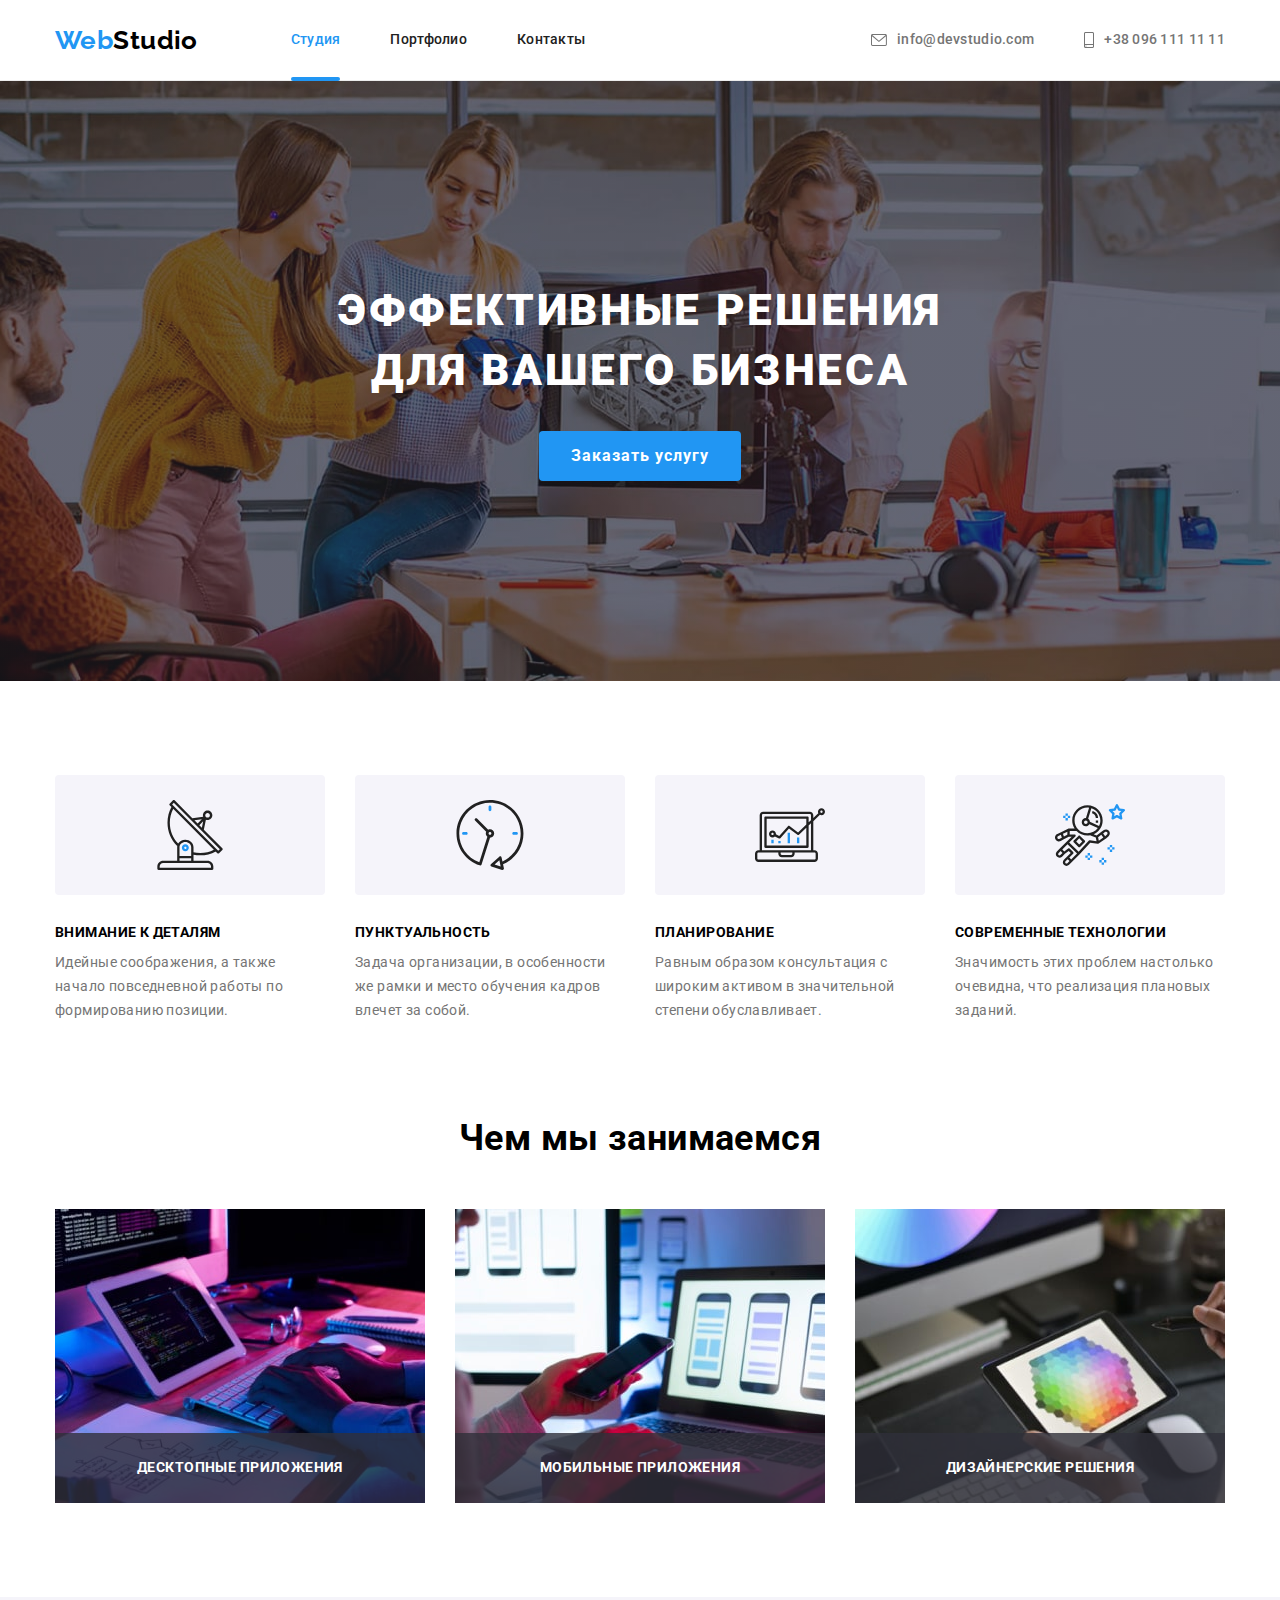
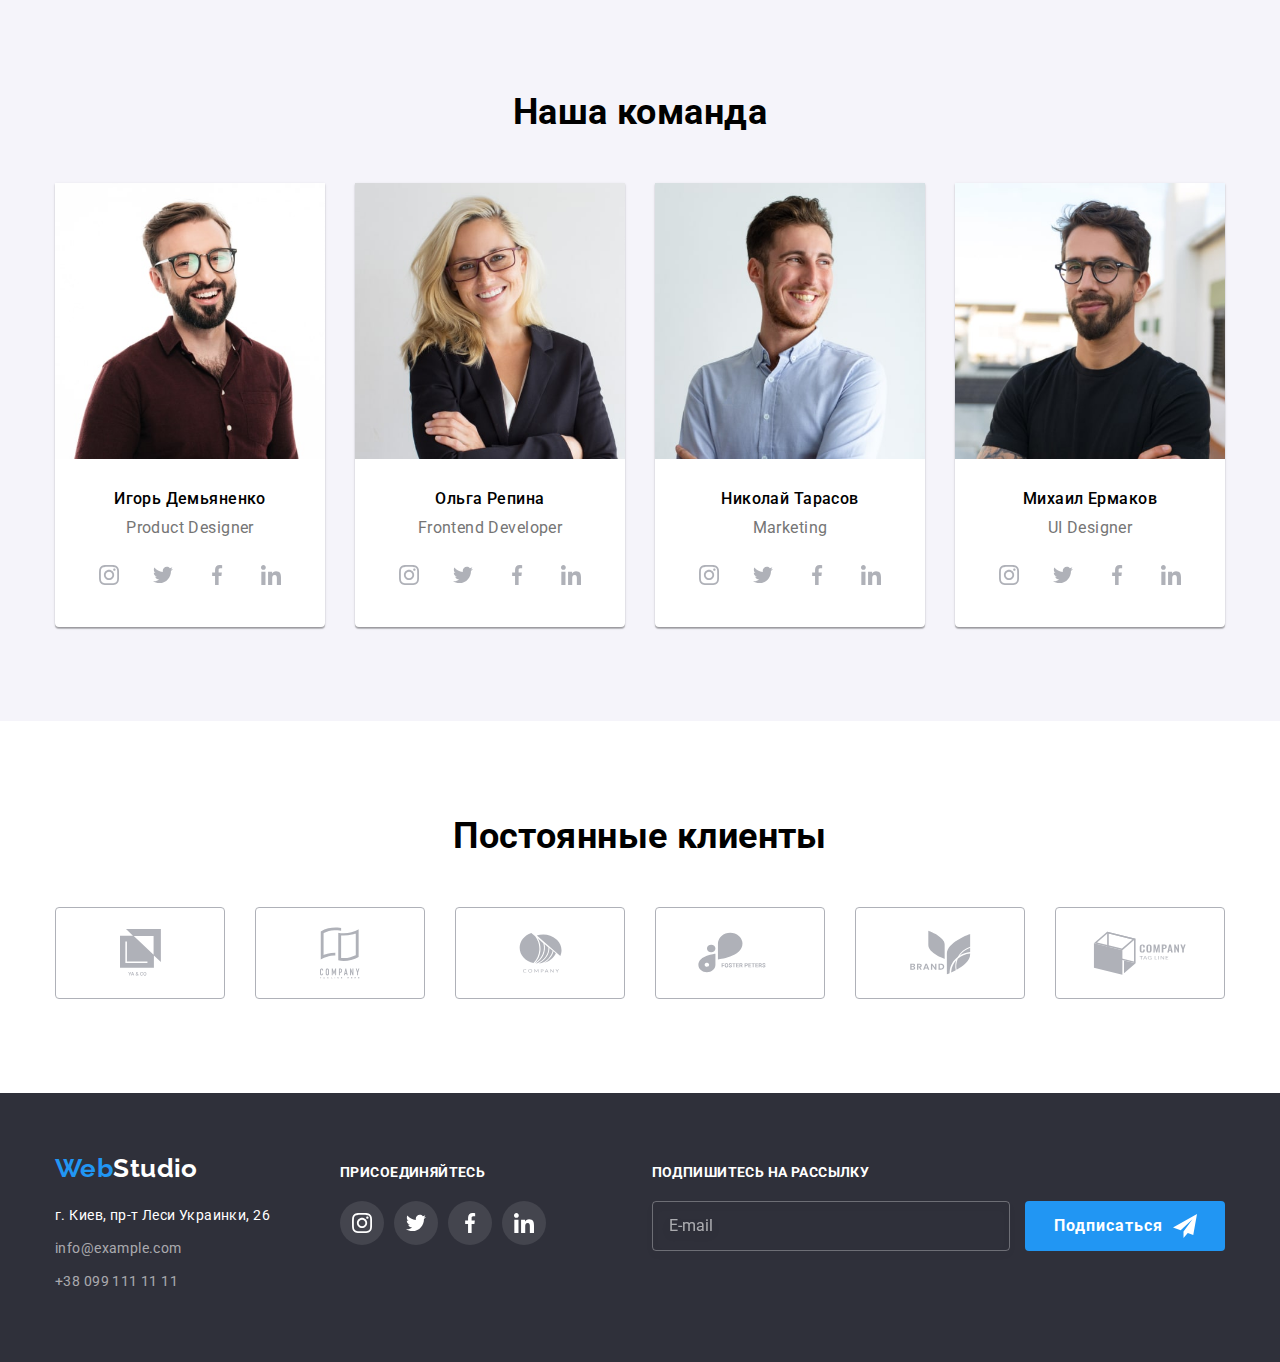
<file: index.html>
<!DOCTYPE html>
<html lang="ru">
<head>
    <meta charset="UTF-8">
    <meta http-equiv="X-UA-Compatible" content="IE=edge">
    <meta name="viewport" content="width=device-width, initial-scale=1.0">
    <title>WebStudio</title>
    <link rel="preconnect" href="https://fonts.gstatic.com">
    <link href="https://fonts.googleapis.com/css2?family=Raleway:wght@700&family=Roboto:wght@400;500;700;900&display=swap"
        rel="stylesheet">
    <link rel="stylesheet" href="https://cdnjs.cloudflare.com/ajax/libs/modern-normalize/1.0.0/modern-normalize.min.css">
    <link rel="stylesheet" href="./css/main.min.css">
</head>
<body>
    <!-- шапка-->
    <header class="header">
        <div class="container header__container">
            <nav class="nav">
                <a href="/" lang="en" class="logo">Web<span class="header__logo">Studio</span></a>
                <ul class="nav__list">
                    <li class="nav__item">
                        <a href="./index.html" class="nav__link nav__link--current">Студия</a>
                    </li>
                    <li class="nav__item">
                        <a href="./portfolio.html" class="nav__link">Портфолио</a>
                    </li>
                    <li class="nav__item">
                        <a href="" class="nav__link">Контакты</a>
                    </li>
                </ul>
            </nav>
            <button data-menu-open type="button" class="menu-open">
                <svg width="40" height="40" class="menu-icon">
                    <use href="./images/icons/icons.svg#icon-menu"></use>
                </svg>
            </button>
            <ul class="contacts">
                <li class="contacts__item">
                    <a href="mailto:info@devstudio.com" class="contacts__link">
                        <svg class="contacts__icon" width="16" height="12">
                            <use href="./images/icons/icons.svg#icon-mail"></use>
                        </svg>
                        info@devstudio.com
                    </a>
                </li>
                <li class="contacts__item">
                    <a href="tel:+380961111111" class="contacts__link">
                        <svg class="contacts__icon" width="10" height="16">
                            <use href="./images/icons/icons.svg#icon-tel"></use>
                        </svg>
                        +38 096 111 11 11</a>
                </li>
            </ul>
            <div data-menu class="mob-menu is-hidden">
                <div class="container mob-menu__container">
                    <button data-menu-close type="button" class="mob-menu__close">
                        <svg width="40" height="40" class="menu-icon">
                            <use href="./images/icons/icons.svg#icon-close-menu"></use>
                        </svg>
                    </button>
                    <ul class="mob-menu__nav-list">
                        <li class="mob-menu__nav-item">
                            <a href="./index.html" class="mob-menu__nav-link mob-menu__nav-link--current">Студия</a>
                        </li>
                        <li class="mob-menu__nav-item">
                            <a href="./portfolio.html" class="mob-menu__nav-link">Портфолио</a>
                        </li>
                        <li class="mob-menu__nav-item">
                            <a href="" class="mob-menu__nav-link">Контакты</a>
                        </li>
                    </ul>
                    <div class="mob-menu__bottom">
                        <ul class="mob-menu__contacts-list">
                            <li class="mob-menu__contacts-item">
                                <a href="tel:+380961111111" class="mob-menu__contacts-link">
                                    +38 096 111 11 11</a>
                            </li>
                            <li class="mob-menu__contacts-item">
                                <a href="mailto:info@devstudio.com" class="mob-menu__contacts-link">
                                    info@devstudio.com</a>
                            </li>
                        </ul>
                        <ul class="mob-menu__media-list">
                            <li class="mob-menu__media-item"><a href="" class="mob-menu__media-link">Instagram</a></li>
                            <li class="mob-menu__media-item"><a href="" class="mob-menu__media-link">Twitter</a></li>
                            <li class="mob-menu__media-item"><a href="" class="mob-menu__media-link">Facebook</a></li>
                            <li class="mob-menu__media-item"><a href="" class="mob-menu__media-link">LinkedIn</a></li>
                        </ul>
                    </div>
                </div>
            </div>
        </div>
    </header>
    
    <!-- основа -->
    <main>
        <!-- банер -->
        <section class="hero">
            <div class="container">
                <h1 class="hero__title">Эффективные решения <br> для вашего бизнеса</h1>
                <button data-modal-open type="button" class="button hero__button hero__button--big">Заказать услугу</button>
            </div>
        </section>
        
        <!-- Преимущества студии -->
        <section class="section">
            <div class="advantages container">
                <h2 class="section__title hidden">Преимущества студии</h2>
                <ul class="advantages__list">
                    <li class="advantages__item">
                        <div class="advantages__thumb">
                            <svg class="advantages__icon" width="70" height="70">
                                <use href="./images/icons/icons.svg#icon-antenna"></use>
                            </svg>
                        </div>
                        <h3 class="advantages__name">Внимание к деталям</h3>
                        <p class="advantages__text">Идейные соображения, а также начало повседневной работы по формированию позиции.</p>
                    </li>
                    <li class="advantages__item">
                        <div class="advantages__thumb">
                            <svg class="advantages__icon" width="70" height="70">
                                <use href="./images/icons/icons.svg#icon-clock"></use>
                            </svg>
                        </div>
                        <h3 class="advantages__name">Пунктуальность</h3>
                        <p class="advantages__text">Задача организации, в особенности же рамки и место обучения кадров влечет за собой.</p>
                    </li>
                    <li class="advantages__item">
                        <div class="advantages__thumb">
                            <svg class="advantages__icon" width="70" height="70">
                                <use href="./images/icons/icons.svg#icon-diagram"></use>
                            </svg>
                        </div>
                        <h3 class="advantages__name">Планирование</h3>
                        <p class="advantages__text">Равным образом консультация с широким активом в значительной степени обуславливает.</p>
                    </li>
                    <li class="advantages__item">
                        <div class="advantages__thumb">
                            <svg class="advantages__icon" width="70" height="70">
                                <use href="./images/icons/icons.svg#icon-astronaut"></use>
                            </svg>
                        </div>
                        <h3 class="advantages__name">Современные технологии</h3>
                        <p class="advantages__text">Значимость этих проблем настолько очевидна, что реализация плановых заданий.</p>
                    </li>
                </ul>
            </div>
        </section>

        <!-- Чем мы занимаемся -->
        <section class="proccess section">
            <div class="proccess__container container">
                <h2 class="section__title">Чем мы занимаемся</h2>
                <ul class="proccess__list">
                    <li class="proccess__item">
                        <img srcset="./images/images/desktop-devblockone.jpg 1x, ./images/images/desktop-devblockone2x.jpg 2x" src="./images/images/desktop-devblockone.jpg" alt="developing process" class="proccess__image">
                        <p class="proccess__text">Десктопные приложения</p>
                    </li>
                    <li class="proccess__item">
                        <img srcset="./images/images/desktop-devblockotwo.jpg 1x, ./images/images/desktop-devblockotwo2x.jpg 2x" src="./images/images/desktop-devblockotwo.jpg" alt="developing process" class="proccess__image">
                        <p class="proccess__text">Мобильные приложения</p>
                    </li>
                    <li class="proccess__item">
                        <img srcset="./images/images/desktop-devblockthree.jpg 1x, ./images/images/desktop-devblockthree2x.jpg 2x" src="./images/images/desktop-devblockthree.jpg" alt="developing process" class="proccess__image">
                        <p class="proccess__text">Дизайнерские решения</p>
                    </li>
                </ul>
            </div>
        </section>

        <!-- наша команда -->
        <section class="team section">
            <div class="container team__container">
                <h2 class="section__title">Наша команда</h2>
                <ul class="team__list">
                    <li class="team__item">
                        <img srcset="./images/images/mob-product-designer.jpg 1x, ./images/images/mob-product-designer2x.jpg 2x" src="./images/images/mob-product-designer.jpg" alt="Product Designer photo" class="team__image">
                        <div class="team__card">
                            <h3 class="team__title">Игорь Демьяненко</h3>
                            <p lang="en" class="team__text">Product Designer</p>
                            <ul class="socials">
                                <li class="socials__item">
                                    <a href="/" class="socials__link socials__link--white">
                                        <svg class="socials__icon" width="20" height="20">
                                            <use href="./images/icons/icons.svg#icon-instagram"></use>
                                        </svg>
                                    </a>
                                </li>
                                <li class="socials__item">
                                    <a href="/" class="socials__link socials__link--white">
                                        <svg class="socials__icon" width="20" height="20">
                                            <use href="./images/icons/icons.svg#icon-twitter"></use>
                                        </svg>
                                    </a>
                                </li>
                                <li class="socials__item">
                                    <a href="/" class="socials__link socials__link--white">
                                        <svg class="socials__icon" width="20" height="20">
                                            <use href="./images/icons/icons.svg#icon-facebook"></use>
                                        </svg>
                                    </a>
                                </li>
                                <li class="socials__item">
                                    <a href="/" class="socials__link socials__link--white">
                                        <svg class="socials__icon" width="20" height="20">
                                            <use href="./images/icons/icons.svg#icon-linkedin"></use>
                                        </svg>
                                    </a>
                                </li>
                            </ul>
                        </div>
                    </li>
                    <li class="team__item">
                        <img srcset="./images/images/mob-frontend-developer.jpg 1x, ./images/images/mob-frontend-developer2x.jpg 2x" src="./images/images/mob-frontend-developer.jpg" alt="Frontend Developer photo" class="team__image">
                        <div class="team__card">
                            <h3 class="team__title">Ольга Репина</h3>
                            <p lang="en" class="team__text">Frontend Developer</p>
                            <ul class="socials">
                                <li class="socials__item">
                                    <a href="/" class="socials__link socials__link--white">
                                        <svg class="socials__icon" width="20" height="20">
                                            <use href="./images/icons/icons.svg#icon-instagram"></use>
                                        </svg>
                                    </a>
                                </li>
                                <li class="socials__item">
                                    <a href="/" class="socials__link socials__link--white">
                                        <svg class="socials__icon" width="20" height="20">
                                            <use href="./images/icons/icons.svg#icon-twitter"></use>
                                        </svg>
                                    </a>
                                </li>
                                <li class="socials__item">
                                    <a href="/" class="socials__link socials__link--white">
                                        <svg class="socials__icon" width="20" height="20">
                                            <use href="./images/icons/icons.svg#icon-facebook"></use>
                                        </svg>
                                    </a>
                                </li>
                                <li class="socials__item">
                                    <a href="/" class="socials__link socials__link--white">
                                        <svg class="socials__icon" width="20" height="20">
                                            <use href="./images/icons/icons.svg#icon-linkedin"></use>
                                        </svg>
                                    </a>
                                </li>
                            </ul>
                        </div>
                    </li>
                    <li class="team__item">
                        <img srcset="./images/images/mob-marketing.jpg 1x, ./images/images/mob-marketing2x.jpg 2x" src="./images/images/mob-marketing.jpg" alt="Marketing photo" class="team__image">
                        <div class="team__card">
                            <h3 class="team__title">Николай Тарасов</h3>
                            <p lang="en" class="team__text">Marketing</p>
                            <ul class="socials">
                                <li class="socials__item">
                                    <a href="/" class="socials__link socials__link--white">
                                        <svg class="socials__icon" width="20" height="20">
                                            <use href="./images/icons/icons.svg#icon-instagram"></use>
                                        </svg>
                                    </a>
                                </li>
                                <li class="socials__item">
                                    <a href="/" class="socials__link socials__link--white">
                                        <svg class="socials__icon" width="20" height="20">
                                            <use href="./images/icons/icons.svg#icon-twitter"></use>
                                        </svg>
                                    </a>
                                </li>
                                <li class="socials__item">
                                    <a href="/" class="socials__link socials__link--white">
                                        <svg class="socials__icon" width="20" height="20">
                                            <use href="./images/icons/icons.svg#icon-facebook"></use>
                                        </svg>
                                    </a>
                                </li>
                                <li class="socials__item">
                                    <a href="/" class="socials__link socials__link--white">
                                        <svg class="socials__icon" width="20" height="20">
                                            <use href="./images/icons/icons.svg#icon-linkedin"></use>
                                        </svg>
                                    </a>
                                </li>
                            </ul>
                        </div>
                    </li>
                    <li class="team__item">
                        <img srcset="./images/images/mob-uidesigner.jpg 1x, ./images/images/mob-uidesigner2x.jpg 2x" src="./images/images/mob-uidesigner.jpg" alt="UI Designer photo" class="team__image">
                        <div class="team__card">
                            <h3 class="team__title">Михаил Ермаков</h3>
                            <p lang="en" class="team__text">UI Designer</p>
                            <ul class="socials">
                                <li class="socials__item">
                                    <a href="/" class="socials__link socials__link--white">
                                        <svg class="socials__icon" width="20" height="20">
                                            <use href="./images/icons/icons.svg#icon-instagram"></use>
                                        </svg>
                                    </a>
                                </li>
                                <li class="socials__item">
                                    <a href="/" class="socials__link socials__link--white">
                                        <svg class="socials__icon" width="20" height="20">
                                            <use href="./images/icons/icons.svg#icon-twitter"></use>
                                        </svg>
                                    </a>
                                </li>
                                <li class="socials__item">
                                    <a href="/" class="socials__link socials__link--white">
                                        <svg class="socials__icon" width="20" height="20">
                                            <use href="./images/icons/icons.svg#icon-facebook"></use>
                                        </svg>
                                    </a>
                                </li>
                                <li class="socials__item">
                                    <a href="/" class="socials__link socials__link--white">
                                        <svg class="socials__icon" width="20" height="20">
                                            <use href="./images/icons/icons.svg#icon-linkedin"></use>
                                        </svg>
                                    </a>
                                </li>
                            </ul>
                        </div>
                    </li>
                </ul>
            </div>
        </section>

        <!-- постоянные клиенты -->
        <section class="section">
            <div class="container">
                <h2 class="section__title">Постоянные клиенты</h2>
                <ul class="clients">
                    <li class="clients__item">
                        <a href="" class="clients__link">
                            <svg class="clients__icon" width="41" height="47">
                                <use href="./images/icons/icons.svg#icon-yaco"></use>
                            </svg>
                        </a>
                    </li>
                    <li class="clients__item">
                        <a href="" class="clients__link">
                            <svg class="clients__icon" width="40" height="52">
                                <use href="./images/icons/icons.svg#icon-teglineco"></use>
                            </svg>
                        </a>
                    </li>
                    <li class="clients__item">
                        <a href="" class="clients__link">
                            <svg class="clients__icon" width="43" height="41">
                                <use href="./images/icons/icons.svg#icon-company"></use>
                            </svg>
                        </a>
                    </li>
                    <li class="clients__item">
                        <a href="" class="clients__link">
                            <svg class="clients__icon" width="84" height="41">
                                <use href="./images/icons/icons.svg#icon-foster"></use>
                            </svg>
                        </a>
                    </li>
                    <li class="clients__item">
                        <a href="" class="clients__link">
                            <svg class="clients__icon" width="63" height="45">
                                <use href="./images/icons/icons.svg#icon-brand"></use>
                            </svg>
                        </a>
                    </li>
                    <li class="clients__item">
                        <a href="" class="clients__link">
                            <svg class="clients__icon" width="94" height="44">
                                <use href="./images/icons/icons.svg#icon-cotag"></use>
                            </svg>
                        </a>
                    </li>
                </ul>
            </div>
        </section>
    </main>

    <!-- Футтер -->
    <footer class="footer">
        <div class="container footer__container">
            <div class="footer__wrap">
                <div class="address-cont">
                    <a href="/" lang="en" class="logo footer__logo">Web<span class="footer__logo--white">Studio</span></a>
                    <address class="address">
                        <p class="address__text">г. Киев, пр-т Леси Украинки, 26</p>
                        <ul class="address__list">
                            <li class="address__item">
                                <p class="address__contact">info@example.com</p>
                            </li>
                            <li class="address__item">
                                <p class="address__contact">+38 099 111 11 11</p>
                            </li>
                        </ul>
                    </address>
                </div>
                <div class="join">
                    <p class="join__text">присоединяйтесь</p>
                    <ul class="socials">
                        <li class="socials__item">
                            <a href="/" class="socials__link socials__link--grey">
                                <svg class="socials__icon" width="20" height="20">
                                    <use href="./images/icons/icons.svg#icon-instagram"></use>
                                </svg>
                            </a>
                        </li>
                        <li class="socials__item">
                            <a href="/" class="socials__link socials__link--grey">
                                <svg class="socials__icon" width="20" height="20">
                                    <use href="./images/icons/icons.svg#icon-twitter"></use>
                                </svg>
                            </a>
                        </li>
                        <li class="socials__item">
                            <a href="/" class="socials__link socials__link--grey">
                                <svg class="socials__icon" width="20" height="20">
                                    <use href="./images/icons/icons.svg#icon-facebook"></use>
                                </svg>
                            </a>
                        </li>
                        <li class="socials__item">
                            <a href="/" class="socials__link socials__link--grey">
                                <svg class="socials__icon" width="20" height="20">
                                    <use href="./images/icons/icons.svg#icon-linkedin"></use>
                                </svg>
                            </a>
                        </li>
                    </ul>
                </div>
            </div>
            <form class="mail-form">
                <label for="mail" class="mail-form__text">Подпишитесь на рассылку</label>
                <input type="email" name="mail" id="mail" class="mail-form__input" placeholder="E-mail">
                <button type="submit" class="button mail-form__button">Подписаться</button>
            </form>
        </div>
    </footer>
    
    <div data-modal class="backdrop is-hidden">
        <div class="modal">
            <button data-modal-close type="button" class="close-button">
                <svg class="close-icon" width="18" height="18">
                    <use href="./images/icons/icons.svg#icon-close"></use>
                </svg>
            </button>
            <form class="send form">
                <p class="form-title">Оставьте свои данные, мы вам перезвоним</p>
                <label for="name" class="form-label">Имя</label>
                <div class="form-field">
                    <input type="text" name="name" id="name" class="form-input">
                    <svg class="form-icon" width="18" height="18">
                        <use href="./images/icons/icons.svg#icon-user"></use>
                    </svg>
                </div>
                <label for="tel" class="form-label">Телефон</label>
                <div class="form-field">
                    <input type="tel" name="tel" id="tel" class="form-input">
                    <svg class="form-icon" width="18" height="18">
                        <use href="./images/icons/icons.svg#icon-phone"></use>
                    </svg>
                </div>
                <label for="email" class="form-label">Почта</label>
                <div class="form-field">
                    <input type="email" name="email" id="email" class="form-input">
                    <svg class="form-icon" width="18" height="18">
                        <use href="./images/icons/icons.svg#icon-email"></use>
                    </svg>
                </div>
                <label for="comment" class="form-label">Комментарий</label>
                <textarea name="comment" id="comment" placeholder="Введите текст" class="form-com"></textarea>
                <label class="form-check">
                    <input type="checkbox" name="policy" class="checkbox">
                    <span class="check-icon"></span>
                    Соглашаюсь с рассылкой и принимаю&nbsp;
                    <a href="" class="policy-link"> Условия договора</a>
                </label>
                <button type="submit" class="button send__button">Отправить</button>
            </form>
        </div>
    </div>

    <script src="./js/modal.js"></script>
    <script src="./js/menu.js"></script>
</body>
</html>
</file>
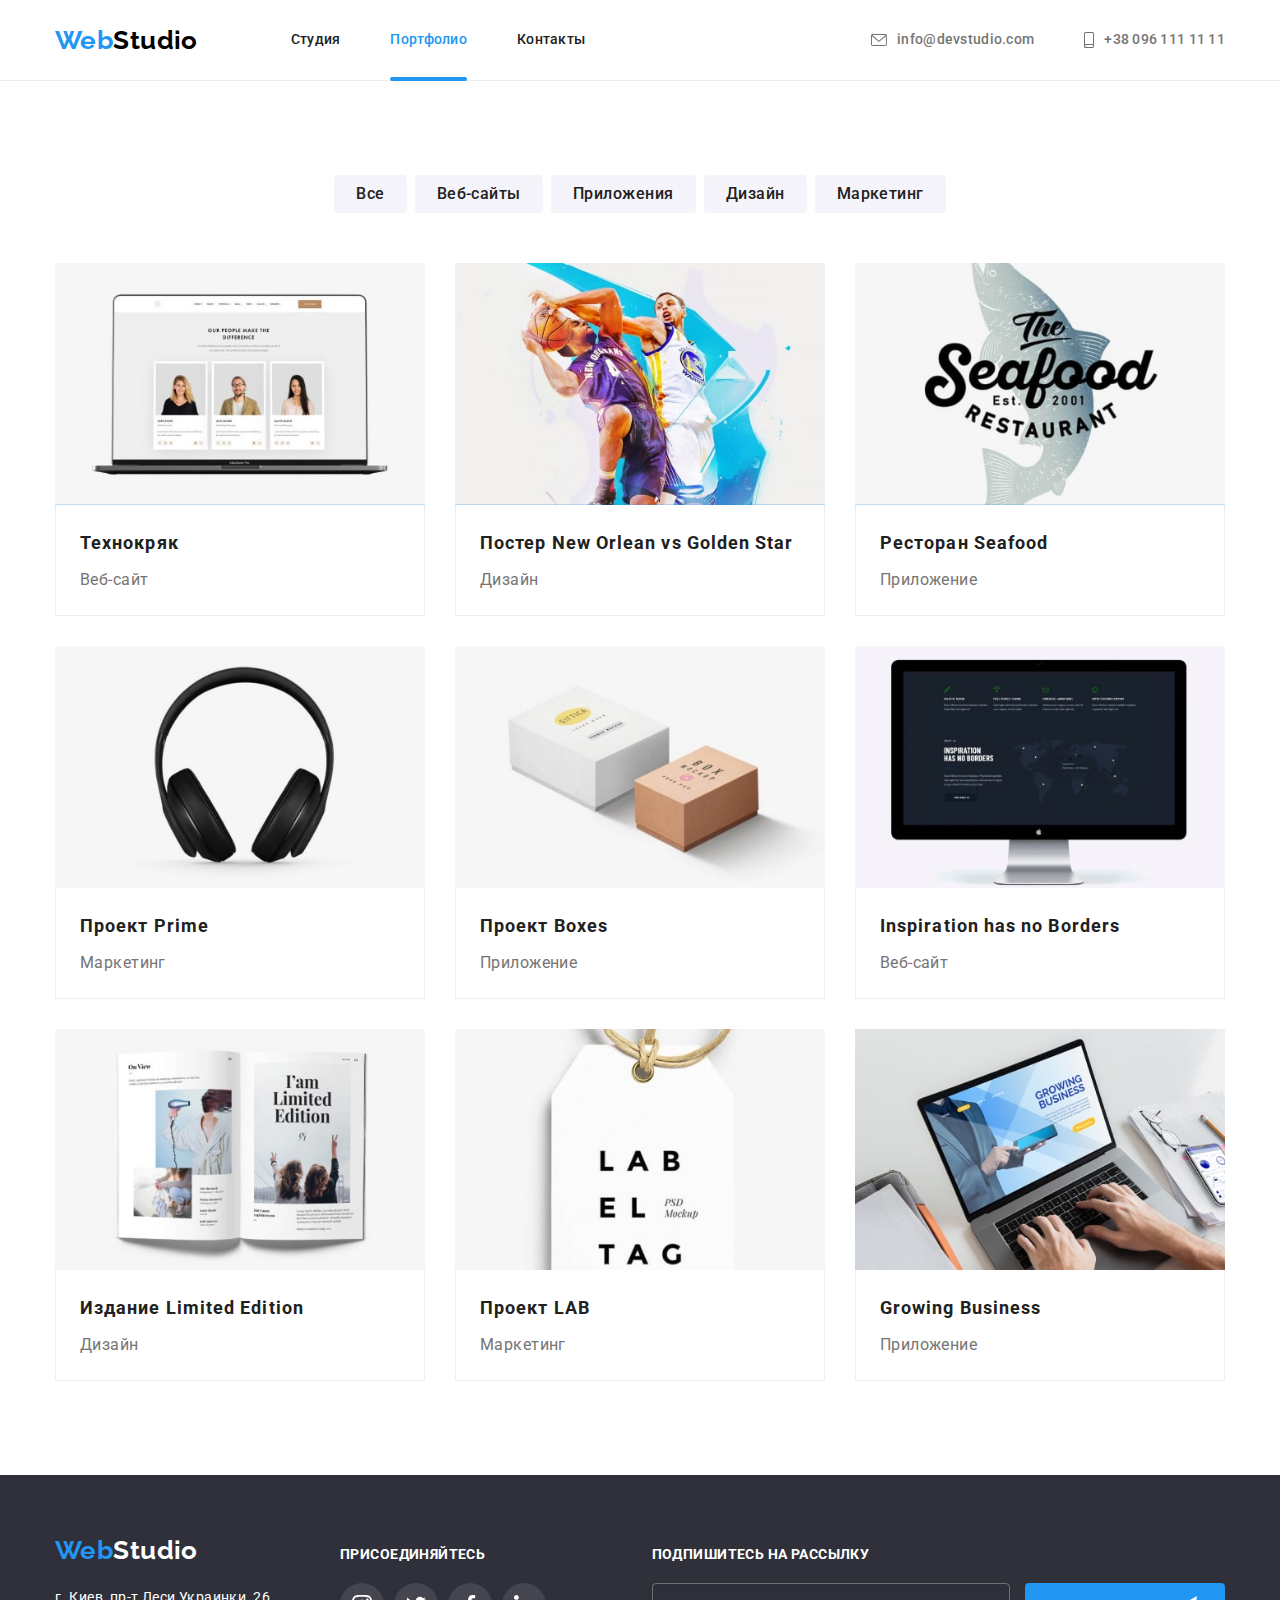
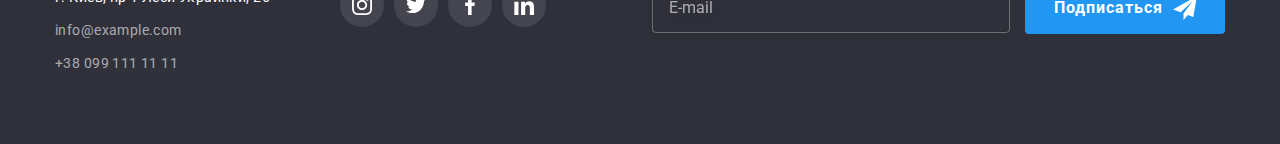
<file: portfolio.html>
<!DOCTYPE html>
<html lang="en">
<head>
    <meta charset="UTF-8">
    <meta http-equiv="X-UA-Compatible" content="IE=edge">
    <meta name="viewport" content="width=device-width, initial-scale=1.0">
    <title>Portfolio</title>
    <link rel="preconnect" href="https://fonts.gstatic.com">
    <link href="https://fonts.googleapis.com/css2?family=Raleway:wght@700&family=Roboto:wght@400;500;700;900&display=swap"
        rel="stylesheet">
    <link rel="stylesheet" href="https://cdnjs.cloudflare.com/ajax/libs/modern-normalize/1.0.0/modern-normalize.min.css">
    <link rel="stylesheet" href="./css/main.min.css">
</head>
<body>
    <!-- шапка-->
        <header class="header">
            <div class="container header__container">
                <nav class="nav">
                    <a href="/" lang="en" class="logo">Web<span class="header__logo">Studio</span></a>
                    <ul class="nav__list">
                        <li class="nav__item">
                            <a href="./index.html" class="nav__link">Студия</a>
                        </li>
                        <li class="nav__item">
                            <a href="./portfolio.html" class="nav__link nav__link--current">Портфолио</a>
                        </li>
                        <li class="nav__item">
                            <a href="" class="nav__link">Контакты</a>
                        </li>
                    </ul>
                </nav>
                <button data-menu-open type="button" class="menu-open">
                    <svg width="40" height="40" class="menu-icon">
                        <use href="./images/icons/icons.svg#icon-menu"></use>
                    </svg>
                </button>
                <ul class="contacts">
                    <li class="contacts__item">
                        <a href="mailto:info@devstudio.com" class="contacts__link">
                            <svg class="contacts__icon" width="16" height="12">
                                <use href="./images/icons/icons.svg#icon-mail"></use>
                            </svg>
                            info@devstudio.com
                        </a>
                    </li>
                    <li class="contacts__item">
                        <a href="tel:+380961111111" class="contacts__link">
                            <svg class="contacts__icon" width="10" height="16">
                                <use href="./images/icons/icons.svg#icon-tel"></use>
                            </svg>
                            +38 096 111 11 11</a>
                    </li>
                </ul>
                <div data-menu class="mob-menu is-hidden">
                    <div class="container mob-menu__container">
                        <button data-menu-close type="button" class="mob-menu__close">
                            <svg width="40" height="40" class="menu-icon">
                                <use href="./images/icons/icons.svg#icon-close-menu"></use>
                            </svg>
                        </button>
                        <ul class="mob-menu__nav-list">
                            <li class="mob-menu__nav-item">
                                <a href="./index.html" class="mob-menu__nav-link">Студия</a>
                            </li>
                            <li class="mob-menu__nav-item">
                                <a href="./portfolio.html" class="mob-menu__nav-link mob-menu__nav-link--current">Портфолио</a>
                            </li>
                            <li class="mob-menu__nav-item">
                                <a href="" class="mob-menu__nav-link">Контакты</a>
                            </li>
                        </ul>
                        <div class="mob-menu__bottom">
                            <ul class="mob-menu__contacts-list">
                                <li class="mob-menu__contacts-item">
                                    <a href="tel:+380961111111" class="mob-menu__contacts-link">
                                        +38 096 111 11 11</a>
                                </li>
                                <li class="mob-menu__contacts-item">
                                    <a href="mailto:info@devstudio.com" class="mob-menu__contacts-link">
                                        info@devstudio.com</a>
                                </li>
                            </ul>
                            <ul class="mob-menu__media-list">
                                <li class="mob-menu__media-item"><a href="" class="mob-menu__media-link">Instagram</a></li>
                                <li class="mob-menu__media-item"><a href="" class="mob-menu__media-link">Twitter</a></li>
                                <li class="mob-menu__media-item"><a href="" class="mob-menu__media-link">Facebook</a></li>
                                <li class="mob-menu__media-item"><a href="" class="mob-menu__media-link">LinkedIn</a></li>
                            </ul>
                        </div>
                    </div>
                </div>
            </div>
        </header>

    <!-- основа -->
    <main>
        <section class="portfolio section">
            <div class="container portfolio__container">
                <h1 class="portfolio__title hidden">Наши работы</h1>
                <ul class="filters">
                    <li class="filters__item"><button type="button" class="button filters__button">Все</button></li>
                    <li class="filters__item"><button type="button" class="button filters__button">Веб-сайты</button></li>
                    <li class="filters__item"><button type="button" class="button filters__button">Приложения</button></li>
                    <li class="filters__item"><button type="button" class="button filters__button">Дизайн</button></li>
                    <li class="filters__item"><button type="button" class="button filters__button">Маркетинг</button></li>
                </ul>
                <ul class="work">
                <li class="work__item">
                    <a href="" class="work__link">
                    <div class="work__overlay">
                        <img srcset="./images/images/mob-technokryak.jpg 1x, ./images/images/mob-technokryak2x.jpg 2x" src="./images/images/mob-technokryak.jpg" alt="Технокряк" class="work__overlay-image">
                        <p class="work__overlay-text">Технокряк это современная площадка распространения коронавируса. Компании используют эту платформу
                            для цифрового шпионажа и атак на защищённые сервера конкурентов.
                        </p>
                    </div>
                    <div class="work__card">
                        <h2 class="work__title">Технокряк</h2>
                        <p class="work__text">Веб-сайт</p>
                    </div>
                    </a>
                </li>
                <li class="work__item">
                    <a href="" class="work__link">
                    <div class="work__overlay">
                        <img srcset="./images/images/mob-gsw.jpg 1x, ./images/images/mob-gsw2x.jpg 2x" src="./images/images/mob-gsw.jpg" alt="Постер" class="work__overlay-image">
                        <p class="work__overlay-text">Технокряк это современная площадка распространения коронавируса. Компании используют эту платформу
                            для цифрового шпионажа и атак на защищённые сервера конкурентов.
                        </p>
                    </div>
                    <div class="work__card">
                        <h2 class="work__title">Постер New Orlean vs Golden Star</h2>
                        <p class="work__text">Дизайн</p>
                    </div>
                     </a>
                </li>
                <li class="work__item">
                    <a href="" class="work__link">
                    <div class="work__overlay">
                        <img srcset="./images/images/mob-restaurant.jpg 1x, ./images/images/mob-restaurant2x.jpg 2x" src="./images/images/mob-restaurant.jpg" alt="Ресторан Seafood" class="work__overlay-image">
                        <p class="work__overlay-text">Технокряк это современная площадка распространения коронавируса. Компании используют эту платформу
                            для цифрового шпионажа и атак на защищённые сервера конкурентов.
                        </p>
                    </div>
                    <div class="work__card">
                        <h2 class="work__title">Ресторан Seafood</h2>
                        <p class="work__text">Приложение</p>
                    </div>
                    </a>
                </li>
                <li class="work__item">
                    <a href="" class="work__link">
                    <div class="work__overlay">
                        <img srcset="./images/images/mob-ears.jpg 1x, ./images/images/mob-ears2x.jpg 2x" src="./images/images/mob-ears.jpg" alt="Проект Prime" class="work__overlay-image">
                        <p class="work__overlay-text">Технокряк это современная площадка распространения коронавируса. Компании используют эту платформу
                            для цифрового шпионажа и атак на защищённые сервера конкурентов.
                        </p>
                    </div>
                    <div class="work__card">
                        <h2 class="work__title">Проект Prime</h2>
                        <p class="work__text">Маркетинг</p>
                    </div>
                    </a>
                </li>
                <li class="work__item">
                    <a href="" class="work__link">
                    <div class="work__overlay">
                        <img srcset="./images/images/mob-boxes.jpg 1x, ./images/images/mob-boxes2x.jpg 2x" src="./images/images/mob-boxes.jpg" alt="Проект Boxes" class="work__overlay-image">
                        <p class="work__overlay-text">Технокряк это современная площадка распространения коронавируса. Компании используют эту платформу
                            для цифрового шпионажа и атак на защищённые сервера конкурентов.
                        </p>
                    </div>
                    <div class="work__card">
                        <h2 class="work__title">Проект Boxes</h2>
                        <p class="work__text">Приложение</p>
                    </div>
                    </a>
                </li>
                <li class="work__item">
                    <a href="" class="work__link">
                    <div class="work__overlay">
                        <img srcset="./images/images/mob-monitor.jpg 1x, ./images/images/mob-monitor2x.jpg 2x" src="./images/images/mob-monitor.jpg" alt="Сайт Inspiration" class="work__overlay-image">
                        <p class="work__overlay-text">Технокряк это современная площадка распространения коронавируса. Компании используют эту платформу
                            для цифрового шпионажа и атак на защищённые сервера конкурентов.
                        </p>
                    </div>
                    <div class="work__card">
                        <h2 class="work__title">Inspiration has no Borders</h2>
                        <p class="work__text">Веб-сайт</p>
                    </div>
                    </a>
                </li>
                <li class="work__item">
                    <a href="" class="work__link">
                    <div class="work__overlay">
                        <img srcset="./images/images/mob-limed.jpg 1x, ./images/images/mob-limed2x.jpg 2x" src="./images/images/mob-limed.jpg" alt="Издание Limited edition" class="work__overlay-image">
                        <p class="work__overlay-text">Технокряк это современная площадка распространения коронавируса. Компании используют эту платформу
                            для цифрового шпионажа и атак на защищённые сервера конкурентов.
                        </p>
                    </div>
                    <div class="work__card">
                        <h2 class="work__title">Издание Limited Edition</h2>
                        <p class="work__text">Дизайн</p>
                    </div>
                    </a>
                </li>
                <li class="work__item">
                    <a href="" class="work__link">
                    <div class="work__overlay">
                        <img srcset="./images/images/mob-lab.jpg 1x, ./images/images/mob-lab2x.jpg 2x" src="./images/images/mob-lab.jpg" alt="Проект Lab" class="work__overlay-image">
                        <p class="work__overlay-text">Технокряк это современная площадка распространения коронавируса. Компании используют эту платформу
                            для цифрового шпионажа и атак на защищённые сервера конкурентов.
                        </p>
                    </div>
                    <div class="work__card">
                        <h2 class="work__title">Проект LAB</h2>
                        <p class="work__text">Маркетинг</p>
                    </div>
                    </a>
                </li>
                <li class="work__item">
                    <a href="" class="work__link">
                    <div class="work__overlay">
                        <img srcset="./images/images/mob-business.jpg 1x, ./images/images/mob-business2x.jpg 2x" src="./images/images/mob-business.jpg" alt="Growing Business" class="work__overlay-image">
                        <p class="work__overlay-text">Технокряк это современная площадка распространения коронавируса. Компании используют эту платформу
                            для цифрового шпионажа и атак на защищённые сервера конкурентов.
                        </p>
                    </div>
                    <div class="work__card">
                        <h2 class="work__title">Growing Business</h2>
                        <p class="work__text">Приложение</p>
                    </div>
                    </a>
                </li>
                </ul>
            </div>
        </section>
    </main>

    <!-- Футтер -->
    <footer class="footer">
        <div class="container footer__container">
            <div class="footer__wrap">
                <div class="address-cont">
                    <a href="/" lang="en" class="logo footer__logo">Web<span class="footer__logo--white">Studio</span></a>
                    <address class="address">
                        <p class="address__text">г. Киев, пр-т Леси Украинки, 26</p>
                        <ul class="address__list">
                            <li class="address__item">
                                <p class="address__contact">info@example.com</p>
                            </li>
                            <li class="address__item">
                                <p class="address__contact">+38 099 111 11 11</p>
                            </li>
                        </ul>
                    </address>
                </div>
                <div class="join">
                    <p class="join__text">присоединяйтесь</p>
                    <ul class="socials">
                        <li class="socials__item">
                            <a href="/" class="socials__link socials__link--grey">
                                <svg class="socials__icon" width="20" height="20">
                                    <use href="./images/icons/icons.svg#icon-instagram"></use>
                                </svg>
                            </a>
                        </li>
                        <li class="socials__item">
                            <a href="/" class="socials__link socials__link--grey">
                                <svg class="socials__icon" width="20" height="20">
                                    <use href="./images/icons/icons.svg#icon-twitter"></use>
                                </svg>
                            </a>
                        </li>
                        <li class="socials__item">
                            <a href="/" class="socials__link socials__link--grey">
                                <svg class="socials__icon" width="20" height="20">
                                    <use href="./images/icons/icons.svg#icon-facebook"></use>
                                </svg>
                            </a>
                        </li>
                        <li class="socials__item">
                            <a href="/" class="socials__link socials__link--grey">
                                <svg class="socials__icon" width="20" height="20">
                                    <use href="./images/icons/icons.svg#icon-linkedin"></use>
                                </svg>
                            </a>
                        </li>
                    </ul>
                </div>
            </div>
            <form class="mail-form">
                <label for="mail" class="mail-form__text">Подпишитесь на рассылку</label>
                <input type="email" name="mail" id="mail" class="mail-form__input" placeholder="E-mail">
                <button type="submit" class="button mail-form__button">Подписаться</button>
            </form>
        </div>
    </footer>
    
    <script src="./js/menu.js"></script>
</body>
</html>
</file>
<file: css/main.min.css>
html{-webkit-box-sizing:border-box;box-sizing:border-box}*,*::after,*::before{-webkit-box-sizing:inherit;box-sizing:inherit;margin:0;padding:0}h1,h3{margin:0}h2{margin-bottom:50px}p{margin:0}img{display:block;max-width:100%}a{display:inline-block;text-decoration:none}ul{padding:0;list-style:none}:root{--primary-white-color: #ffffff;--dark-background-color: #2f303a;--add-color: #f5f4fa;--main-text-color: #212121;--accent-color: #2196f3;--p-color: #757575;--logo-color: #000000;--footer-text-color: rgba(255, 255, 255, 0.6);--primary-button-hover: #188ce8;--header-border: #ececec;--card-border: #eeeeee;--new-hero-back: #c4c4c4;--icon-link-color: #afb1b8;--join-icon-back: rgba(255, 255, 255, 0.1);--li-gap: 30px}.header__container,.contacts__link,.socials__link,.close-button{display:-webkit-box;display:-ms-flexbox;display:flex;-webkit-box-align:center;-ms-flex-align:center;align-items:center}.advantages__thumb,.proccess__text,.work__overlay-text{display:-webkit-box;display:-ms-flexbox;display:flex;-webkit-box-align:center;-ms-flex-align:center;align-items:center;-webkit-box-pack:center;-ms-flex-pack:center;justify-content:center}.hidden{position:absolute;width:1px;height:1px;margin:-1px;border:0;padding:0;clip:rect(0 0 0 0);overflow:hidden}body{background-color:var(--primary-white-color);color:var --main-text-color;font-family:Roboto, sans-serif;font-weight:400;font-size:14px;letter-spacing:0.03em;overflow-x:hidden}.container{margin:0 auto;padding-left:15px;padding-right:15px;width:100%}@media screen and (min-width: 480px) and (max-width: 767px){.container{max-width:480px}}@media screen and (min-width: 768px) and (max-width: 1199px){.container{max-width:768px}}@media screen and (min-width: 1200px){.container{max-width:1200px}}.section{padding-top:60px;padding-bottom:60px}@media screen and (min-width: 1200px){.section{padding-top:94px;padding-bottom:94px}}.logo{color:var(--accent-color);font-family:Raleway, sans-serif;font-weight:700;font-size:26px;line-height:1.19;display:inline-block;text-decoration:none}.header__logo{color:var(--logo-color)}.footer__logo{margin-bottom:20px}.footer__logo--white{color:var(--primary-white-color)}.header__container,.contacts__link,.socials__link,.close-button{display:-webkit-box;display:-ms-flexbox;display:flex;-webkit-box-align:center;-ms-flex-align:center;align-items:center}.advantages__thumb,.proccess__text,.work__overlay-text{display:-webkit-box;display:-ms-flexbox;display:flex;-webkit-box-align:center;-ms-flex-align:center;align-items:center;-webkit-box-pack:center;-ms-flex-pack:center;justify-content:center}.header{border-bottom:1px solid var(--header-border)}@media screen and (max-width: 767px){.header__container{height:60px}}@media screen and (min-width: 767px){.nav{display:-webkit-box;display:-ms-flexbox;display:flex;-webkit-box-align:center;-ms-flex-align:center;align-items:center}}.nav__list{display:-webkit-box;display:-ms-flexbox;display:flex}@media screen and (max-width: 767px){.nav__list{display:none}}@media screen and (min-width: 768px) and (max-width: 1199px){.nav__list{margin-left:88px}}@media screen and (min-width: 1200px){.nav__list{margin-left:93px}}.nav__item:not(:last-child){margin-right:50px}.nav__link{font-weight:500;line-height:1.14;letter-spacing:0.02em;padding-top:32px;padding-bottom:32px;color:var(--main-text-color);-webkit-transition:color 250ms cubic-bezier(0.4, 0, 0.2, 1);transition:color 250ms cubic-bezier(0.4, 0, 0.2, 1)}.nav__link:hover,.nav__link:focus{color:var(--accent-color)}.nav__link--current{position:relative;color:var(--accent-color)}.nav__link--current::after{position:absolute;bottom:-1px;left:0;width:100%;height:4px;content:"";background-color:var(--accent-color);border:none;border-radius:2px}.contacts{display:-webkit-box;display:-ms-flexbox;display:flex;margin-left:auto}@media screen and (max-width: 767px){.contacts{display:none}}@media screen and (min-width: 768px) and (max-width: 1199px){.contacts{-webkit-box-orient:vertical;-webkit-box-direction:normal;-ms-flex-direction:column;flex-direction:column}}@media screen and (min-width: 768px) and (max-width: 1199px){.contacts__item:not(:last-child){margin-bottom:10px}}@media screen and (min-width: 1200px){.contacts__item+.contacts__item{margin-left:50px}}.contacts__link{font-weight:500;line-height:1.14;letter-spacing:0.02em;color:var(--p-color);-webkit-transition:color 250ms cubic-bezier(0.4, 0, 0.2, 1);transition:color 250ms cubic-bezier(0.4, 0, 0.2, 1)}.contacts__link:hover,.contacts__link:focus{color:var(--accent-color)}@media screen and (min-width: 1200px){.contacts__link{padding-top:32px;padding-bottom:32px}}.contacts__icon{margin-right:10px;fill:currentColor}.menu-open{display:-webkit-inline-box;display:-ms-inline-flexbox;display:inline-flex;margin-left:auto;padding:0;border:0;background-color:transparent;color:var(--logo-color)}.menu-open:hover,.menu-open:focus{color:var(--accent-color)}@media screen and (min-width: 768px){.menu-open{display:none}}.menu-icon{fill:currentColor}@media screen and (max-width: 767px){.mob-menu{position:fixed;top:0;left:0;width:100vw;height:100vh;background-color:#ffffff;overflow:auto;opacity:1;z-index:2}}@media screen and (min-width: 768px){.mob-menu{display:none}}@media screen and (max-width: 767px){.mob-menu.is-hidden{opacity:0;visibility:hidden;pointer-events:none}}.mob-menu__container{position:relative;display:-webkit-box;display:-ms-flexbox;display:flex;-webkit-box-orient:vertical;-webkit-box-direction:normal;-ms-flex-direction:column;flex-direction:column;-webkit-box-pack:justify;-ms-flex-pack:justify;justify-content:space-between;height:100%;padding:48px 40px}.mob-menu__close{position:absolute;top:10px;right:15px;padding:0;border:0;background-color:transparent;color:var(--logo-color)}.mob-menu__close:hover,.mob-menu__close:focus{color:var(--accent-color)}@media screen and (min-width: 768px){.mob-menu__close{display:none}}.mob-menu__nav-list{margin-bottom:-32px}@media screen and (max-width: 479px){.mob-menu__nav-list{margin-bottom:-22px}}.mob-menu__nav-item{margin-bottom:32px}@media screen and (max-width: 479px){.mob-menu__nav-item{margin-bottom:22px}}.mob-menu__nav-link{font-weight:500;font-size:40px;line-height:1.18;letter-spacing:0.02em;color:var(--main-text-color)}.mob-menu__nav-link--current{color:var(--accent-color)}.mob-menu__nav-link:hover,.mob-menu__nav-link:focus{color:var(--accent-color)}@media screen and (max-width: 479px){.mob-menu__nav-link{font-size:30px}}.mob-menu__contacts-list{margin-bottom:64px}@media screen and (max-width: 479px){.mob-menu__contacts-list{margin-bottom:34px}}.mob-menu__contacts-item:not(:last-child){margin-bottom:32px}@media screen and (max-width: 479px){.mob-menu__contacts-item:not(:last-child){margin-bottom:22px}}.mob-menu__contacts-link{font-weight:500;font-size:24px;line-height:1.17;letter-spacing:0.02em;color:var(--p-color)}.mob-menu__contacts-link:hover,.mob-menu__contacts-link:focus{font-size:34px;line-height:1.18;color:var(--accent-color)}@media screen and (max-width: 479px){.mob-menu__contacts-link{font-size:18px}}.mob-menu__media-list{display:-webkit-box;display:-ms-flexbox;display:flex}.mob-menu__media-item:not(:last-child){margin-right:10px}.mob-menu__media-item:not(:last-child):not(:last-child)::after{content:"";width:22px;height:0px;margin-left:10px;border:1px solid rgba(33,33,33,0.2);-webkit-transform:rotate(90deg);transform:rotate(90deg)}@media screen and (max-width: 479px){.mob-menu__media-item:not(:last-child){margin-right:7px}.mob-menu__media-item:not(:last-child):not(:last-child)::after{width:19px;margin-left:7px}}.mob-menu__media-link{font-weight:500;font-size:18px;line-height:1.22;letter-spacing:0.02em;color:#2196f3}@media screen and (max-width: 479px){.mob-menu__media-link{font-size:12px}}.button{display:inline-block;font-family:inherit;font-size:16px;border:solid 0px;border-radius:4px;cursor:pointer;-webkit-transition:background-color 250ms cubic-bezier(0.4, 0, 0.2, 1),color 250ms cubic-bezier(0.4, 0, 0.2, 1);transition:background-color 250ms cubic-bezier(0.4, 0, 0.2, 1),color 250ms cubic-bezier(0.4, 0, 0.2, 1)}.hero__button,.mail-form__button,.send__button{font-weight:700;line-height:1.88;letter-spacing:0.06em;text-align:center;min-width:200px;padding:10px 32px;background-color:var(--accent-color);color:var(--primary-white-color)}.hero__button:hover,.mail-form__button:hover,.send__button:hover,.hero__button:focus,.mail-form__button:focus,.send__button:focus{background-color:var(--primary-button-hover);-webkit-box-shadow:0px 4px 4px rgba(0,0,0,0.15);box-shadow:0px 4px 4px rgba(0,0,0,0.15)}.mail-form__button{position:relative;padding:10px 29px;text-align:left}.mail-form__button::after{content:"";position:absolute;top:50%;-webkit-transform:translateY(-50%);transform:translateY(-50%);right:28px;width:24px;height:24px;margin-left:10px;background-image:url(../images/icons/send.svg)}.send__button{display:block;margin:0 auto}.section__title{font-weight:700;font-size:28px;line-height:1.18;text-align:center;margin-bottom:30px}@media screen and (min-width: 1200px){.section__title{font-size:36px;line-height:1.17;margin-bottom:50px}}.header__container,.contacts__link,.socials__link,.close-button{display:-webkit-box;display:-ms-flexbox;display:flex;-webkit-box-align:center;-ms-flex-align:center;align-items:center}.advantages__thumb,.proccess__text,.work__overlay-text{display:-webkit-box;display:-ms-flexbox;display:flex;-webkit-box-align:center;-ms-flex-align:center;align-items:center;-webkit-box-pack:center;-ms-flex-pack:center;justify-content:center}.socials{display:-webkit-box;display:-ms-flexbox;display:flex;-webkit-box-orient:horizontal;-webkit-box-direction:normal;-ms-flex-direction:row;flex-direction:row;-webkit-box-pack:justify;-ms-flex-pack:justify;justify-content:space-between;margin-right:auto;margin-left:auto;width:206px}.socials__item:not(:last-child){margin-right:10px}.socials__link{padding:12px;border-radius:50%;-webkit-transition:color 250ms cubic-bezier(0.4, 0, 0.2, 1),background-color 250ms cubic-bezier(0.4, 0, 0.2, 1);transition:color 250ms cubic-bezier(0.4, 0, 0.2, 1),background-color 250ms cubic-bezier(0.4, 0, 0.2, 1)}.socials__link--white{color:var(--icon-link-color)}.socials__link--white:hover,.socials__link--white:focus{background-color:var(--accent-color);color:var(--primary-white-color)}.socials__link--grey{color:var(--primary-white-color);background-color:var(--join-icon-back)}.socials__link--grey:hover,.socials__link--grey:focus{background-color:var(--accent-color)}.socials__icon{fill:currentColor}.footer{padding-top:60px;padding-bottom:60px;background-color:var(--dark-background-color)}.footer__container{text-align:center}@media screen and (min-width: 1200px){.footer__container{display:-webkit-box;display:-ms-flexbox;display:flex;-webkit-box-align:baseline;-ms-flex-align:baseline;align-items:baseline;text-align:left}}@media screen and (min-width: 768px){.footer__wrap{display:-webkit-box;display:-ms-flexbox;display:flex;-ms-flex-pack:distribute;justify-content:space-around;-webkit-box-align:baseline;-ms-flex-align:baseline;align-items:baseline;margin-bottom:60px}}@media screen and (min-width: 1200px){.footer__wrap{margin-bottom:0}}.address-cont{display:-webkit-box;display:-ms-flexbox;display:flex;-webkit-box-orient:vertical;-webkit-box-direction:normal;-ms-flex-direction:column;flex-direction:column;margin-bottom:60px}@media screen and (min-width: 768px){.address-cont{margin-bottom:0}}@media screen and (min-width: 1200px){.address-cont{margin-right:70px}}.address{color:var(--primary-white-color);font-style:normal;line-height:1.71}.address__text{margin-bottom:8px}@media screen and (min-width: 1200px){.address__text{margin-bottom:9px}}.address__item{margin-bottom:8px}@media screen and (min-width: 1200px){.address__item:not(:last-child){margin-bottom:9px}}.address__contact{color:var(--footer-text-color);line-height:1.71}.join{display:-webkit-box;display:-ms-flexbox;display:flex;-webkit-box-orient:vertical;-webkit-box-direction:normal;-ms-flex-direction:column;flex-direction:column;margin-bottom:60px}@media screen and (min-width: 768px){.join{margin-bottom:0}}.join__text{margin-bottom:20px;font-weight:700;line-height:1.14;text-transform:uppercase;color:var(--primary-white-color)}.mail-form{margin-left:auto}.mail-form__text{font-weight:700;line-height:1.14;text-transform:uppercase;display:block;margin-bottom:20px;color:var(--primary-white-color)}.mail-form__input{display:block;width:100%;margin-bottom:20px;height:50px;padding:15px 16px;color:var(--primary-white-color);background-color:transparent;border:1px solid rgba(255,255,255,0.3);-webkit-filter:drop-shadow(0px 4px 4px rgba(0,0,0,0.15));filter:drop-shadow(0px 4px 4px rgba(0,0,0,0.15));border-radius:4px;-webkit-transition:border 250ms cubic-bezier(0.4, 0, 0.2, 1);transition:border 250ms cubic-bezier(0.4, 0, 0.2, 1)}.mail-form__input:hover,.mail-form__input:focus{border:1px solid var(--accent-color)}.mail-form__input::-webkit-input-placeholder{font-size:16px;line-height:1.25;color:rgba(255,255,255,0.6)}.mail-form__input:-ms-input-placeholder{font-size:16px;line-height:1.25;color:rgba(255,255,255,0.6)}.mail-form__input::-ms-input-placeholder{font-size:16px;line-height:1.25;color:rgba(255,255,255,0.6)}.mail-form__input::placeholder{font-size:16px;line-height:1.25;color:rgba(255,255,255,0.6)}@media screen and (min-width: 768px) and (max-width: 1199px){.mail-form__input{width:450px;margin-left:auto;margin-right:auto}}@media screen and (min-width: 1200px){.mail-form__input{display:inline-block;width:358px;margin-right:12px;margin-bottom:0}}.header__container,.contacts__link,.socials__link,.close-button{display:-webkit-box;display:-ms-flexbox;display:flex;-webkit-box-align:center;-ms-flex-align:center;align-items:center}.advantages__thumb,.proccess__text,.work__overlay-text{display:-webkit-box;display:-ms-flexbox;display:flex;-webkit-box-align:center;-ms-flex-align:center;align-items:center;-webkit-box-pack:center;-ms-flex-pack:center;justify-content:center}.backdrop{position:fixed;top:0;left:0;width:100vw;height:100vh;background-color:rgba(0,0,0,0.2);opacity:1;-webkit-transition:opacity 250ms cubic-bezier(0.4, 0, 0.2, 1);transition:opacity 250ms cubic-bezier(0.4, 0, 0.2, 1)}@media screen and (max-width: 479px){.backdrop{display:-webkit-box;display:-ms-flexbox;display:flex;-webkit-box-pack:center;-ms-flex-pack:center;justify-content:center;padding:20px 15px}}@media screen and (min-width: 480px) and (max-width: 767px){.backdrop{display:-webkit-box;display:-ms-flexbox;display:flex;-webkit-box-pack:center;-ms-flex-pack:center;justify-content:center;padding:93px 15px}}.backdrop.is-hidden{visibility:hidden;opacity:0;pointer-events:none;-webkit-transform:scale(0);transform:scale(0)}.modal{position:relative;width:100%;height:100%;max-width:450px;max-height:609px;padding:40px;overflow-y:scroll;background-color:var(--primary-white-color);-webkit-box-shadow:0px 1px 3px rgba(0,0,0,0.12),0px 1px 1px rgba(0,0,0,0.14),0px 2px 1px rgba(0,0,0,0.2);box-shadow:0px 1px 3px rgba(0,0,0,0.12),0px 1px 1px rgba(0,0,0,0.14),0px 2px 1px rgba(0,0,0,0.2);border-radius:4px;-webkit-transition:-webkit-transform 250ms cubic-bezier(0.4, 0, 0.2, 1);transition:-webkit-transform 250ms cubic-bezier(0.4, 0, 0.2, 1);transition:transform 250ms cubic-bezier(0.4, 0, 0.2, 1);transition:transform 250ms cubic-bezier(0.4, 0, 0.2, 1), -webkit-transform 250ms cubic-bezier(0.4, 0, 0.2, 1)}@media screen and (min-width: 768px){.modal{position:absolute;top:50%;left:50%;-webkit-transform:translate(-50%, -50%) scale(1);transform:translate(-50%, -50%) scale(1)}}@media screen and (min-width: 1200px){.modal{max-width:528px;max-height:581px}}.backdrop.is-hidden .modal{-webkit-transform:translate(-50%, -50%) scale(0);transform:translate(-50%, -50%) scale(0)}.close-button{position:absolute;right:8px;top:8px;padding:5px;color:var(--logo-color);background-color:var(--primary-white-color);border:1px solid rgba(0,0,0,0.1);border-radius:50%;cursor:pointer;-webkit-transition:color 250ms cubic-bezier(0.4, 0, 0.2, 1);transition:color 250ms cubic-bezier(0.4, 0, 0.2, 1)}.close-button:hover,.close-button:focus{color:var(--accent-color)}.close-icon{fill:currentColor}.send.form{width:100%}.form-title{font-weight:700;font-size:20px;line-height:1.5;text-align:center;margin-bottom:12px;color:var(--main-text-color)}@media screen and (max-width: 479px){.form-title{font-size:15px}}@media screen and (min-width: 1200px){.form-title{line-height:1.15}}.form-label{font-size:12px;line-height:1.17;letter-spacing:0.01em;display:block;margin-bottom:4px;color:var(--p-color)}.form-field{position:relative;margin-bottom:10px}.form-input{display:block;width:100%;height:40px;padding-top:12px;padding-bottom:12px;padding-left:42px;border:1px solid rgba(33,33,33,0.2);border-radius:4px;-webkit-transition:border 250ms cubic-bezier(0.4, 0, 0.2, 1);transition:border 250ms cubic-bezier(0.4, 0, 0.2, 1)}.form-input:hover,.form-input:focus{border:1px solid var(--accent-color);outline-color:var(--accent-color)}@media screen and (max-width: 479px){.form-input{height:30px}}.form-icon{position:absolute;top:50%;left:12px;-webkit-transform:translateY(-50%);transform:translateY(-50%);fill:var(--main-text-color);-webkit-transition:fill 250ms cubic-bezier(0.4, 0, 0.2, 1);transition:fill 250ms cubic-bezier(0.4, 0, 0.2, 1)}.form-input:hover+.form-icon,.form-input:focus+.form-icon{fill:var(--accent-color)}.form-com{display:block;width:100%;height:120px;margin-bottom:20px;padding:12px 16px;resize:none;border:1px solid rgba(33,33,33,0.2);border-radius:4px;-webkit-transition:border 250ms cubic-bezier(0.4, 0, 0.2, 1);transition:border 250ms cubic-bezier(0.4, 0, 0.2, 1)}.form-com:hover,.form-com:focus{border:1px solid var(--accent-color);outline-color:var(--accent-color)}.form-com::-webkit-input-placeholder{font-size:14px;line-height:1.14;letter-spacing:0.01em;color:rgba(117,117,117,0.5)}.form-com:-ms-input-placeholder{font-size:14px;line-height:1.14;letter-spacing:0.01em;color:rgba(117,117,117,0.5)}.form-com::-ms-input-placeholder{font-size:14px;line-height:1.14;letter-spacing:0.01em;color:rgba(117,117,117,0.5)}.form-com::placeholder{font-size:14px;line-height:1.14;letter-spacing:0.01em;color:rgba(117,117,117,0.5)}@media screen and (min-width: 1200px){.form-com::-webkit-input-placeholder{font-size:12px;line-height:1.17}.form-com:-ms-input-placeholder{font-size:12px;line-height:1.17}.form-com::-ms-input-placeholder{font-size:12px;line-height:1.17}.form-com::placeholder{font-size:12px;line-height:1.17}}@media screen and (max-width: 479px){.form-com{height:100px}}.form-check{display:inline-block;margin-bottom:30px;font-size:12px;line-height:1.17;color:var(--p-color)}.form-check:hover,.form-check:focus{outline:2px solid var(--accent-color)}@media screen and (min-width: 480px){.form-check{display:-webkit-box;display:-ms-flexbox;display:flex;-webkit-box-align:center;-ms-flex-align:center;align-items:center}}@media screen and (min-width: 1200px){.form-check{font-size:14px;line-height:1.71}}.checkbox{-webkit-appearance:none;-moz-appearance:none;appearance:none}.check-icon{display:inline-block;width:16px;height:15px;margin-right:8px;cursor:pointer;border:2px solid var(--main-text-color);border-radius:4px;-webkit-transition:250ms cubic-bezier(0.4, 0, 0.2, 1);transition:250ms cubic-bezier(0.4, 0, 0.2, 1)}.check-icon:hover,.check-icon:focus{border:2px solid var(--accent-color)}.checkbox:checked+.check-icon{background-color:var(--accent-color);background-image:url(../images/icons/checkbox.svg);background-size:contain;border:none}.policy-link{display:inline-block;font-size:12px;line-height:1.17;text-decoration:underline;color:var(--accent-color)}@media screen and (min-width: 1200px){.policy-link{font-size:14px;line-height:1.71}}.hero{text-align:center;padding-top:118px;padding-bottom:118px;margin-right:auto;margin-left:auto;max-width:1600px;background-repeat:no-repeat;background-position:center;background-size:cover;background-color:var(--new-hero-back);color:var(--primary-white-color)}@media screen and (max-width: 767px){.hero{max-width:480px;background-image:-webkit-gradient(linear, left top, right top, from(rgba(47,48,58,0.4)), to(rgba(47,48,58,0.4))),url("././../images/images/mob-hero.jpg");background-image:linear-gradient(to right, rgba(47,48,58,0.4), rgba(47,48,58,0.4)),url("././../images/images/mob-hero.jpg")}}@media screen and (max-width: 767px) and (min-device-pixel-ratio: 2), screen and (max-width: 767px) and (-webkit-min-device-pixel-ratio: 2), screen and (max-width: 767px) and (min-resolution: 192dpi), screen and (max-width: 767px) and (min-resolution: 2dppx){.hero{background-image:-webkit-gradient(linear, left top, right top, from(rgba(47,48,58,0.4)), to(rgba(47,48,58,0.4))),url("././../images/images/mob-hero2x.jpg");background-image:linear-gradient(to right, rgba(47,48,58,0.4), rgba(47,48,58,0.4)),url("././../images/images/mob-hero2x.jpg")}}@media screen and (min-width: 768px){.hero{background-image:-webkit-gradient(linear, left top, right top, from(rgba(47,48,58,0.4)), to(rgba(47,48,58,0.4))),url("././../images/images/desktop-hero.jpg");background-image:linear-gradient(to right, rgba(47,48,58,0.4), rgba(47,48,58,0.4)),url("././../images/images/desktop-hero.jpg")}}@media screen and (min-width: 768px) and (min-device-pixel-ratio: 2), screen and (min-width: 768px) and (-webkit-min-device-pixel-ratio: 2), screen and (min-width: 768px) and (min-resolution: 192dpi), screen and (min-width: 768px) and (min-resolution: 2dppx){.hero{background-image:-webkit-gradient(linear, left top, right top, from(rgba(47,48,58,0.4)), to(rgba(47,48,58,0.4))),url("././../images/images/desktop-hero2x.jpg");background-image:linear-gradient(to right, rgba(47,48,58,0.4), rgba(47,48,58,0.4)),url("././../images/images/desktop-hero2x.jpg")}}@media screen and (min-width: 1200px){.hero{padding-top:200px;padding-bottom:200px;max-width:1600px}}.hero__title{font-weight:900;font-size:26px;line-height:1.62;text-align:center;letter-spacing:0.06em;text-transform:uppercase;margin-bottom:30px}@media screen and (min-width: 1200px){.hero__title{font-size:44px;line-height:1.36}}.header__container,.contacts__link,.socials__link,.close-button{display:-webkit-box;display:-ms-flexbox;display:flex;-webkit-box-align:center;-ms-flex-align:center;align-items:center}.advantages__thumb,.proccess__text,.work__overlay-text{display:-webkit-box;display:-ms-flexbox;display:flex;-webkit-box-align:center;-ms-flex-align:center;align-items:center;-webkit-box-pack:center;-ms-flex-pack:center;justify-content:center}.advantages__list{margin-top:-30px}@media screen and (min-width: 768px){.advantages__list{display:-webkit-box;display:-ms-flexbox;display:flex;-ms-flex-wrap:wrap;flex-wrap:wrap;margin-left:-30px}}.advantages__item{width:100%;margin-top:30px}@media screen and (min-width: 768px){.advantages__item{-ms-flex-preferred-size:calc((100% - 60px) / 2);flex-basis:calc((100% - 60px) / 2);margin-left:30px}}@media screen and (min-width: 1200px){.advantages__item{-ms-flex-preferred-size:calc((100% - 120px) / 4);flex-basis:calc((100% - 120px) / 4)}}.advantages__thumb{margin-bottom:30px;width:100%;height:120px;background:var(--add-color);border-radius:4px}.advantages__name{font-weight:700;font-size:14px;line-height:1.14;text-transform:uppercase;text-align:center;margin-bottom:10px}@media screen and (min-width: 768px){.advantages__name{text-align:left}}.advantages__text{line-height:1.71;color:var(--p-color)}.header__container,.contacts__link,.socials__link,.close-button{display:-webkit-box;display:-ms-flexbox;display:flex;-webkit-box-align:center;-ms-flex-align:center;align-items:center}.advantages__thumb,.proccess__text,.work__overlay-text{display:-webkit-box;display:-ms-flexbox;display:flex;-webkit-box-align:center;-ms-flex-align:center;align-items:center;-webkit-box-pack:center;-ms-flex-pack:center;justify-content:center}.proccess{padding-top:0}@media screen and (max-width: 1199px){.proccess{display:none}}.proccess__list{display:-webkit-box;display:-ms-flexbox;display:flex;-ms-flex-wrap:wrap;flex-wrap:wrap;margin-left:calc(-1 * var(--li-gap))}.proccess__item{position:relative;-ms-flex-preferred-size:calc((100% / 3 - var(--li-gap)));flex-basis:calc((100% / 3 - var(--li-gap)));margin-left:var(--li-gap)}.proccess__text{font-weight:700;line-height:1.14;text-align:center;text-transform:uppercase;position:absolute;left:0;bottom:0;width:100%;height:70px;padding-left:15px;padding-right:15px;color:var(--primary-white-color);background-color:rgba(47,48,58,0.8)}.team{background-color:var(--add-color)}.team__list{text-align:center;margin-bottom:-30px}@media screen and (min-width: 768px){.team__list{display:-webkit-box;display:-ms-flexbox;display:flex;-ms-flex-wrap:wrap;flex-wrap:wrap;margin-left:-30px}}.team__item{width:100%;margin-bottom:30px;background-color:var(--primary-white-color);-webkit-box-shadow:0px 1px 3px rgba(0,0,0,0.12),0px 1px 1px rgba(0,0,0,0.14),0px 2px 1px rgba(0,0,0,0.2);box-shadow:0px 1px 3px rgba(0,0,0,0.12),0px 1px 1px rgba(0,0,0,0.14),0px 2px 1px rgba(0,0,0,0.2);border-radius:0px 0px 4px 4px}@media screen and (min-width: 768px){.team__item{-ms-flex-preferred-size:calc((100% - 60px) / 2);flex-basis:calc((100% - 60px) / 2);margin-left:30px}}@media screen and (min-width: 1200px){.team__item{-ms-flex-preferred-size:calc((100% - 120px) / 4);flex-basis:calc((100% - 120px) / 4)}}.team__card{padding-top:30px;padding-right:32px;padding-bottom:24px;padding-left:32px}@media screen and (min-width: 1200px){.team__card{padding-bottom:30px}}.team__title{font-weight:500;font-size:16px;line-height:1.19;margin-bottom:10px}.team__text{font-size:16px;line-height:1.19;margin-bottom:16px;color:var(--p-color)}.clients{display:-webkit-box;display:-ms-flexbox;display:flex;-ms-flex-wrap:wrap;flex-wrap:wrap;margin-left:-30px;margin-top:-30px}@media screen and (min-width: 1200px){.clients{-ms-flex-wrap:nowrap;flex-wrap:nowrap}}.clients__item{-ms-flex-preferred-size:calc((100% - 60px) / 2);flex-basis:calc((100% - 60px) / 2);margin-left:30px;margin-top:30px}@media screen and (min-width: 768px) and (max-width: 1199px){.clients__item{-ms-flex-preferred-size:calc((100% - 90px) / 3);flex-basis:calc((100% - 90px) / 3)}}.clients__link{text-decoration:none;display:-webkit-box;display:-ms-flexbox;display:flex;-webkit-box-pack:center;-ms-flex-pack:center;justify-content:center;-webkit-box-align:center;-ms-flex-align:center;align-items:center;height:92px;color:var(--icon-link-color);border:1px solid var(--icon-link-color);border-radius:4px;-webkit-transition:color 250ms cubic-bezier(0.4, 0, 0.2, 1),border 250ms cubic-bezier(0.4, 0, 0.2, 1);transition:color 250ms cubic-bezier(0.4, 0, 0.2, 1),border 250ms cubic-bezier(0.4, 0, 0.2, 1)}.clients__link:hover,.clients__link:focus{color:var(--accent-color);border:1px solid var(--accent-color)}.clients__icon{fill:currentColor}.filters{display:-webkit-box;display:-ms-flexbox;display:flex;-ms-flex-wrap:wrap;flex-wrap:wrap;margin-bottom:40px}@media screen and (min-width: 768px){.filters{-ms-flex-wrap:nowrap;flex-wrap:nowrap;-webkit-box-pack:center;-ms-flex-pack:center;justify-content:center;margin-bottom:30px}}@media screen and (min-width: 1200px){.filters{margin-bottom:50px}}.filters__item:not(:last-child){margin-right:8px}@media screen and (max-width: 767px){.filters__item:not(:nth-last-child(-n+2)){margin-bottom:15px}}.filters__button{font-weight:500;line-height:1.63;letter-spacing:0.03em;padding:6px 22px;background-color:var(--add-color);color:var(--main-text-color)}.filters__button:hover,.filters__button:focus{background-color:var(--accent-color);color:var(--primary-white-color);-webkit-box-shadow:0px 3px 1px rgba(0,0,0,0.1),0px 1px 2px rgba(0,0,0,0.08),0px 2px 2px rgba(0,0,0,0.12);box-shadow:0px 3px 1px rgba(0,0,0,0.1),0px 1px 2px rgba(0,0,0,0.08),0px 2px 2px rgba(0,0,0,0.12)}.header__container,.contacts__link,.socials__link,.close-button{display:-webkit-box;display:-ms-flexbox;display:flex;-webkit-box-align:center;-ms-flex-align:center;align-items:center}.advantages__thumb,.proccess__text,.work__overlay-text{display:-webkit-box;display:-ms-flexbox;display:flex;-webkit-box-align:center;-ms-flex-align:center;align-items:center;-webkit-box-pack:center;-ms-flex-pack:center;justify-content:center}.work{margin-bottom:-30px}@media screen and (min-width: 768px){.work{display:-webkit-box;display:-ms-flexbox;display:flex;-ms-flex-wrap:wrap;flex-wrap:wrap;margin-top:30px;margin-left:-30px}}.work__item{width:100%;margin-bottom:30px}@media screen and (min-width: 768px){.work__item{-ms-flex-preferred-size:calc((100% - 60px) / 2);flex-basis:calc((100% - 60px) / 2);margin-left:30px}}@media screen and (min-width: 1200px){.work__item{-ms-flex-preferred-size:calc((100% - 90px) / 3);flex-basis:calc((100% - 90px) / 3)}}.work__link{display:-webkit-box;display:-ms-flexbox;display:flex;-webkit-box-orient:vertical;-webkit-box-direction:normal;-ms-flex-direction:column;flex-direction:column;height:100%;-webkit-transition:-webkit-box-shadow 250ms cubic-bezier(0.4, 0, 0.2, 1);transition:-webkit-box-shadow 250ms cubic-bezier(0.4, 0, 0.2, 1);transition:box-shadow 250ms cubic-bezier(0.4, 0, 0.2, 1);transition:box-shadow 250ms cubic-bezier(0.4, 0, 0.2, 1), -webkit-box-shadow 250ms cubic-bezier(0.4, 0, 0.2, 1)}.work__link:hover,.work__link:focus{-webkit-box-shadow:0px 1px 1px rgba(0,0,0,0.12),0px 4px 4px rgba(0,0,0,0.06),1px 4px 6px rgba(0,0,0,0.16);box-shadow:0px 1px 1px rgba(0,0,0,0.12),0px 4px 4px rgba(0,0,0,0.06),1px 4px 6px rgba(0,0,0,0.16)}.work__overlay{position:relative;overflow:hidden}.work__overlay-text{position:absolute;top:0;width:100%;height:100%;font-size:14px;line-height:1.56;margin:0;padding-left:24px;padding-right:24px;color:var(--primary-white-color);background-color:rgba(33,150,243,0.9);-webkit-transform:translateY(100%);transform:translateY(100%);-webkit-transition:-webkit-transform 250ms cubic-bezier(0.4, 0, 0.2, 1);transition:-webkit-transform 250ms cubic-bezier(0.4, 0, 0.2, 1);transition:transform 250ms cubic-bezier(0.4, 0, 0.2, 1);transition:transform 250ms cubic-bezier(0.4, 0, 0.2, 1), -webkit-transform 250ms cubic-bezier(0.4, 0, 0.2, 1)}.work__link:hover .work__overlay-text,.work__link:focus .work__overlay-text{-webkit-transform:translateY(0);transform:translateY(0)}@media screen and (min-width: 480px){.work__overlay-text{font-size:18px}}.work__card{-webkit-box-flex:1;-ms-flex-positive:1;flex-grow:1;padding:20px 24px;border-bottom:1px solid var(--card-border);border-left:1px solid var(--card-border);border-right:1px solid var(--card-border)}.work__title{font-weight:700;font-size:18px;line-height:2;letter-spacing:0.06em;margin-bottom:4px;color:var(--main-text-color)}.work__text{color:var(--p-color);font-size:16px;line-height:1.88}
/*# sourceMappingURL=main.min.css.map */
</file>
